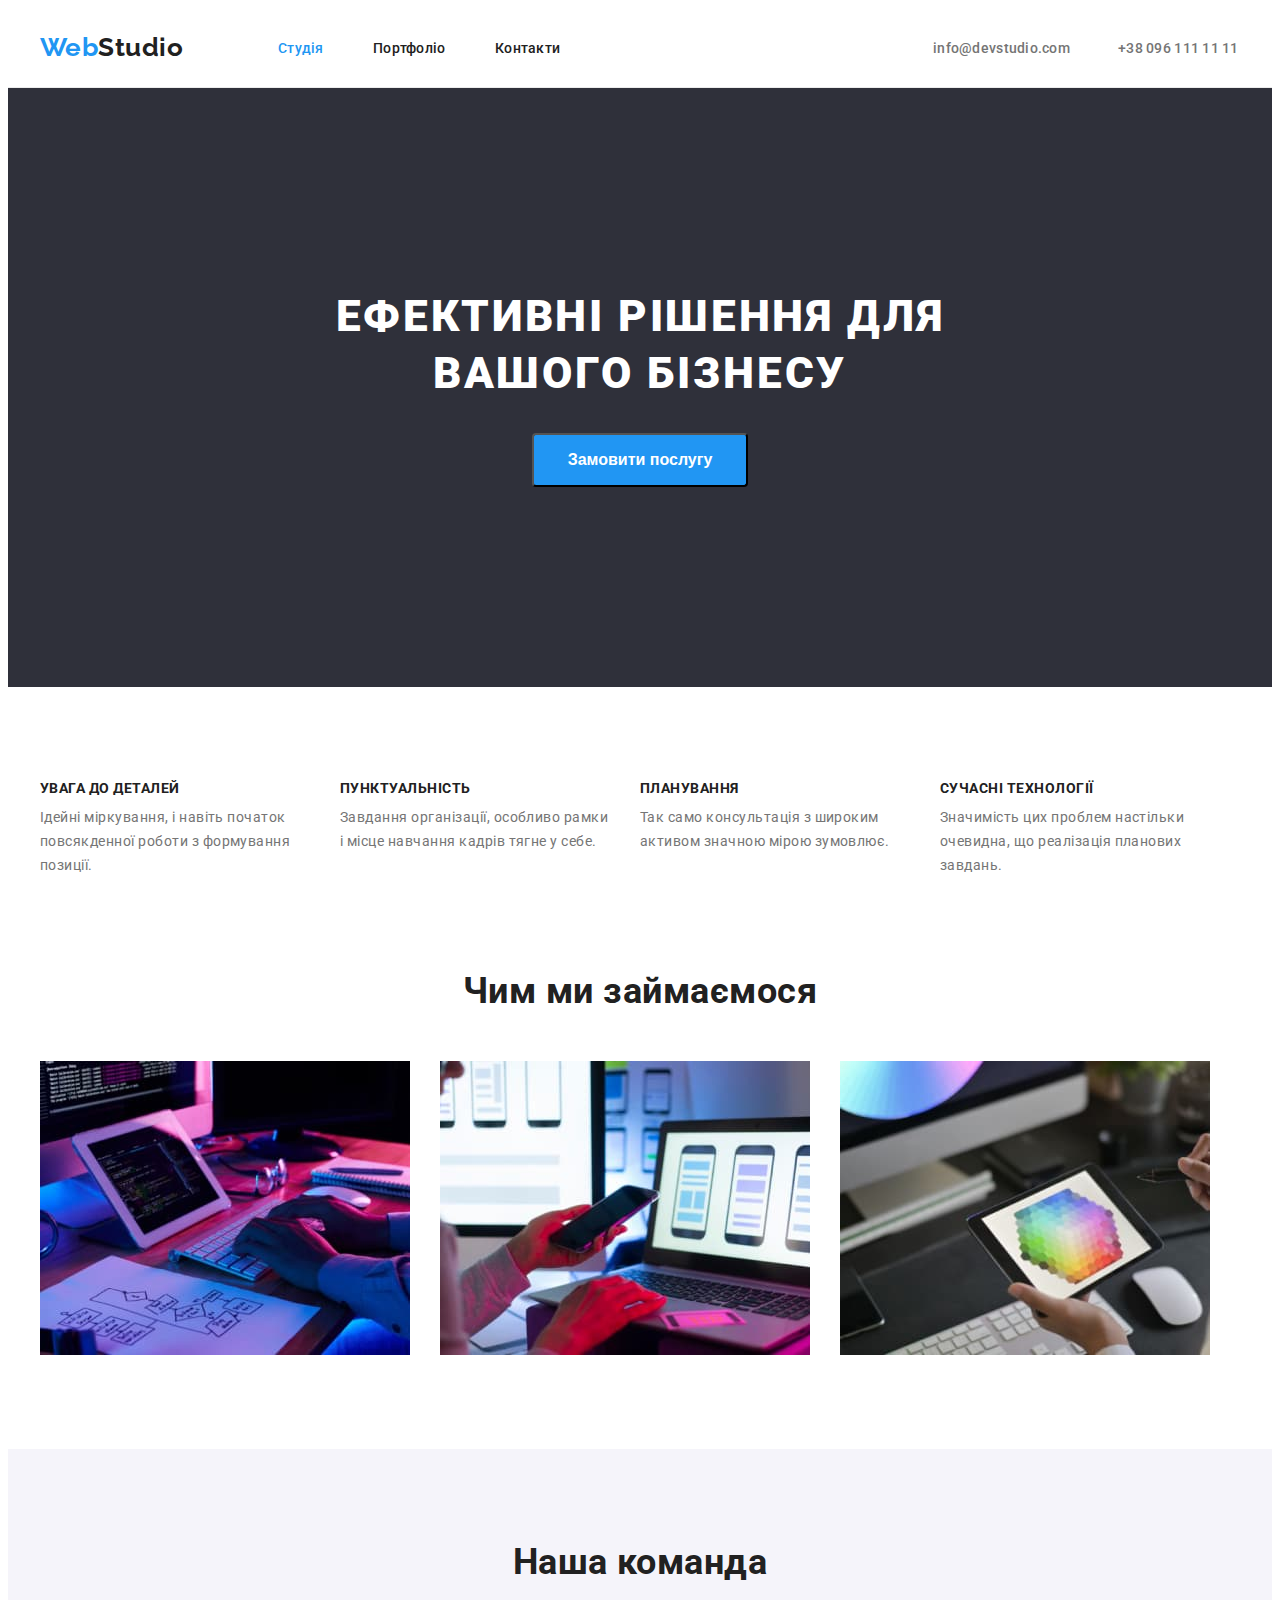
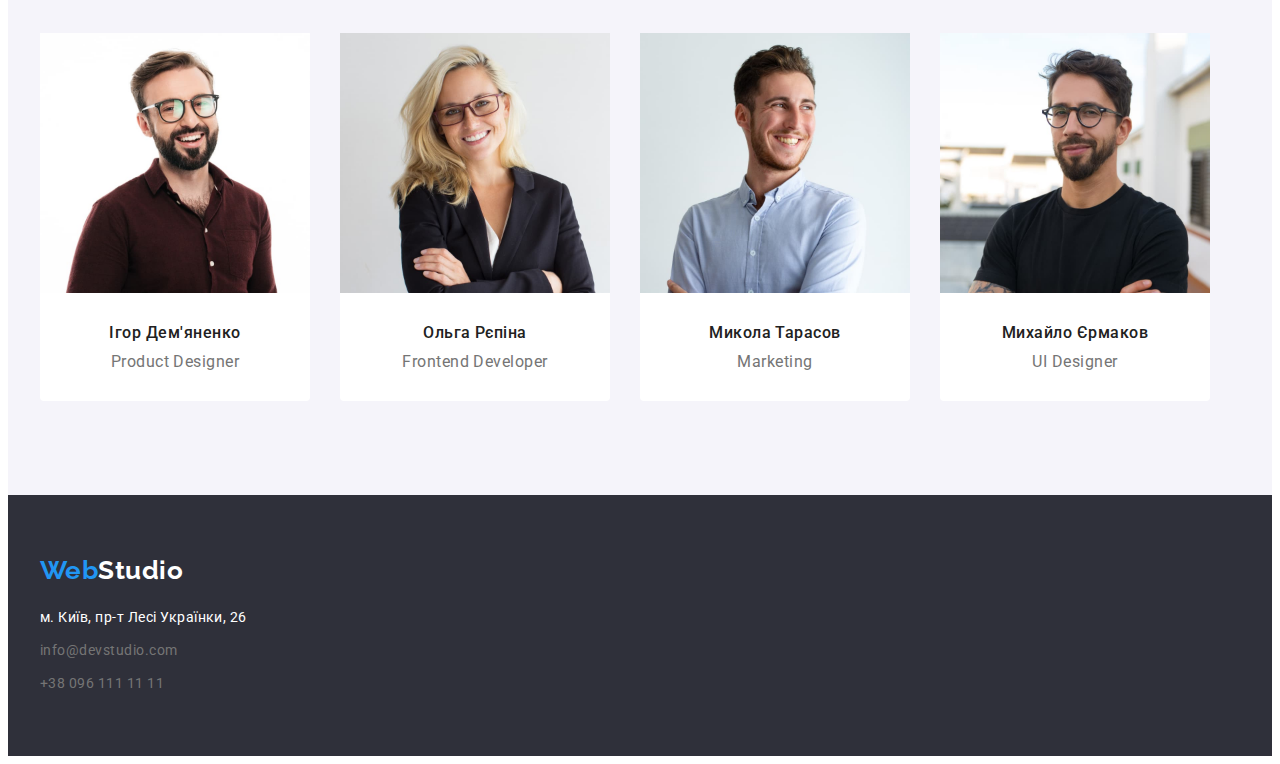
<file: index.html>
<!DOCTYPE html>
<html lang="uk">

<head>
  <meta charset="UTF-8">
  <meta http-equiv="X-UA-Compatible" content="IE=edge">
  <meta name="viewport" content="width=device-width, initial-scale=1.0">
  <title>Document</title>
  <link rel="preconnect" href="https://fonts.googleapis.com">
  <link rel="preconnect" href="https://fonts.gstatic.com" crossorigin>
  <link href="https://fonts.googleapis.com/css2?family=Raleway:wght@700&family=Roboto:wght@400;500;700;900&display=swap"
    rel="stylesheet">
  <link rel="stylesheet" href="https://cdnjs.cloudflare.com/ajax/libs/modern-normalize/1.1.0/modern-normalize.min.css"
    integrity="sha512-wpPYUAdjBVSE4KJnH1VR1HeZfpl1ub8YT/NKx4PuQ5NmX2tKuGu6U/JRp5y+Y8XG2tV+wKQpNHVUX03MfMFn9Q=="
    crossorigin="anonymous" referrerpolicy="no-referrer">

  <link rel="stylesheet" href="./css/style.css">
</head>

<body>
  <header class="header">
    <div class="container header-box">
      <a href="./index.html" lang="en" class="header-logo"><span class="logo">Web</span>Studio</a>
      <nav class="navigation">
        <ul class="nav-list">
          <li class="nav-item-index marker"><a class="nav-link studio" href="./index.html">Студія</a></li>
          <li class="nav-item-porfolio marker"><a class="nav-link" href="./portfolio.html">Портфоліо</a></li>
          <li class="nav-item-contacts marker"><a class="nav-link" href="#">Контакти</a></li>
        </ul>
      </nav>
      <ul class="item-contacts">
        <li class="header-item-mail marker">
          <a class="header-link" href="mailto:info@devstudio.com">info@devstudio.com</a>
        </li>
        <li class="header-item-tel marker"><a class="header-link" href="tel:+380961111111">+38 096 111 11 11</a></li>
      </ul>
    </div>
  </header>
  <main>
    <!--Замовити послугу-->
    <section class="section order">
      <div class="container">
        <h1 class="order-title">Ефективні рішення для вашого бізнесу</h1>
        <button type="button" class="order-button">Замовити послугу</button>
        </div>
    </section>
    <!--Особливості-->
    <section class="section advantages">
        <div class="container">
          <h2 class="visually-hidden">Особливості</h2>
          <ul class="advantages-list">
            <li class="list-item marker">
              <h3 class="advantages-title">Увага до деталей</h3>
              <p class="advantages-text">
                Ідейні міркування, і навіть початок повсякденної роботи з
                формування позиції.
              </p>
            </li>
            <li class="list-item marker">
              <h3 class="advantages-title">Пунктуальність</h3>
              <p class="advantages-text">
                Завдання організації, особливо рамки і місце навчання кадрів тягне
                у себе.
              </p>
            </li>
            <li class="list-item marker">
              <h3 class="advantages-title">Планування</h3>
              <p class="advantages-text">
                Так само консультація з широким активом значною мірою зумовлює.
              </p>
            </li>
            <li class="list-item marker">
              <h3 class="advantages-title">Cучасні технології</h3>
              <p class="advantages-text">
                Значимість цих проблем настільки очевидна, що реалізація планових завдань.
              </p>
            </li>
          </ul>
        </div>
      </section>
      <!--Чим займаємось-->
      <section class="section work">
        <div class="container">
        <h2 class="work-title">Чим ми займаємося</h2>
        <ul class="list-work">
          <li class="list-item marker">
            <img src="./image/img1.jpg" alt="Людина пише код" width="370">
          </li>
          <li class="list-item marker">
            <img src="./image/img2.jpg" alt="Людина обирає собі чохол" width="370">
          </li>
          <li class="list-item marker">
            <img src="./image/img3.jpg" alt="Планшет в руці" width="370">
          </li>
        </ul>
        </div>
    </section>
    <!--Команда-->
    <section class="team section">
      <h2 class="team-title">Наша команда</h2>
      <div class="container">
      <ul class="list-team">
        <li class="team-item marker">
          <img src="./image/teamcard1.jpg" alt="Фото Ігор Дем'яненко" width="270">
          <h3 class="team-item-title">Ігор Дем'яненко</h3>
          <p class="team-text" lang="en">Product Designer</p>
        </li>
        <li class="team-item marker">
          <img src="./image/teamcard2.jpg" alt="Фото Ольга Рєпіна" width="270">
          <h3 class="team-item-title">Ольга Рєпіна</h3>
          <p class="team-text" lang="en">Frontend Developer</p>
        </li>
        <li class="team-item marker">
          <img src="./image/teamcard3.jpg" alt="Фото Микола Тарасов" width="270">
          <h3 class="team-item-title">Микола Тарасов</h3>
          <p class="team-text" lang="en">Marketing</p>
        </li>
        <li class="team-item marker">
          <img src="./image/teamcard4.jpg" alt="Фото Михайло Єрмаков" width="270">
          <h3 class="team-item-title">Михайло Єрмаков</h3>
          <p class="team-text" lang="en">UI Designer</p>
        </li>
      </ul>
      </div>
    </section>
  </main>
  <footer class="footer-bkg">
    <div class="container footer">
    <a href="./index.html" lang="en" class="header-logo footer"><span class="logo">Web</span>Studio</a>
    <address class="footer-contacts">
      <ul class="footer-list-contacts">
        <li class="footer-item marker">
          <a href="https://goo.gl/maps/CPtrU1FHBa2aNyZL9" target="_blank" rel="noopener noreferrer nofollow"
            class="footer-link adress">м.
            Київ,
            пр-т Лесі Українки, 26</a>
        </li>
        <li class="footer-item marker">
          <a href="mailto:info@devstudio.com" class="footer-link">info@devstudio.com</a> <br>
        </li>
        <li class="footer-item marker"><a href="tel:+380961111111" class="footer-link">+38 096 111 11 11</a></li>
      </ul>
    </address>
    </div>
  </footer>
</body>

</html>
</file>
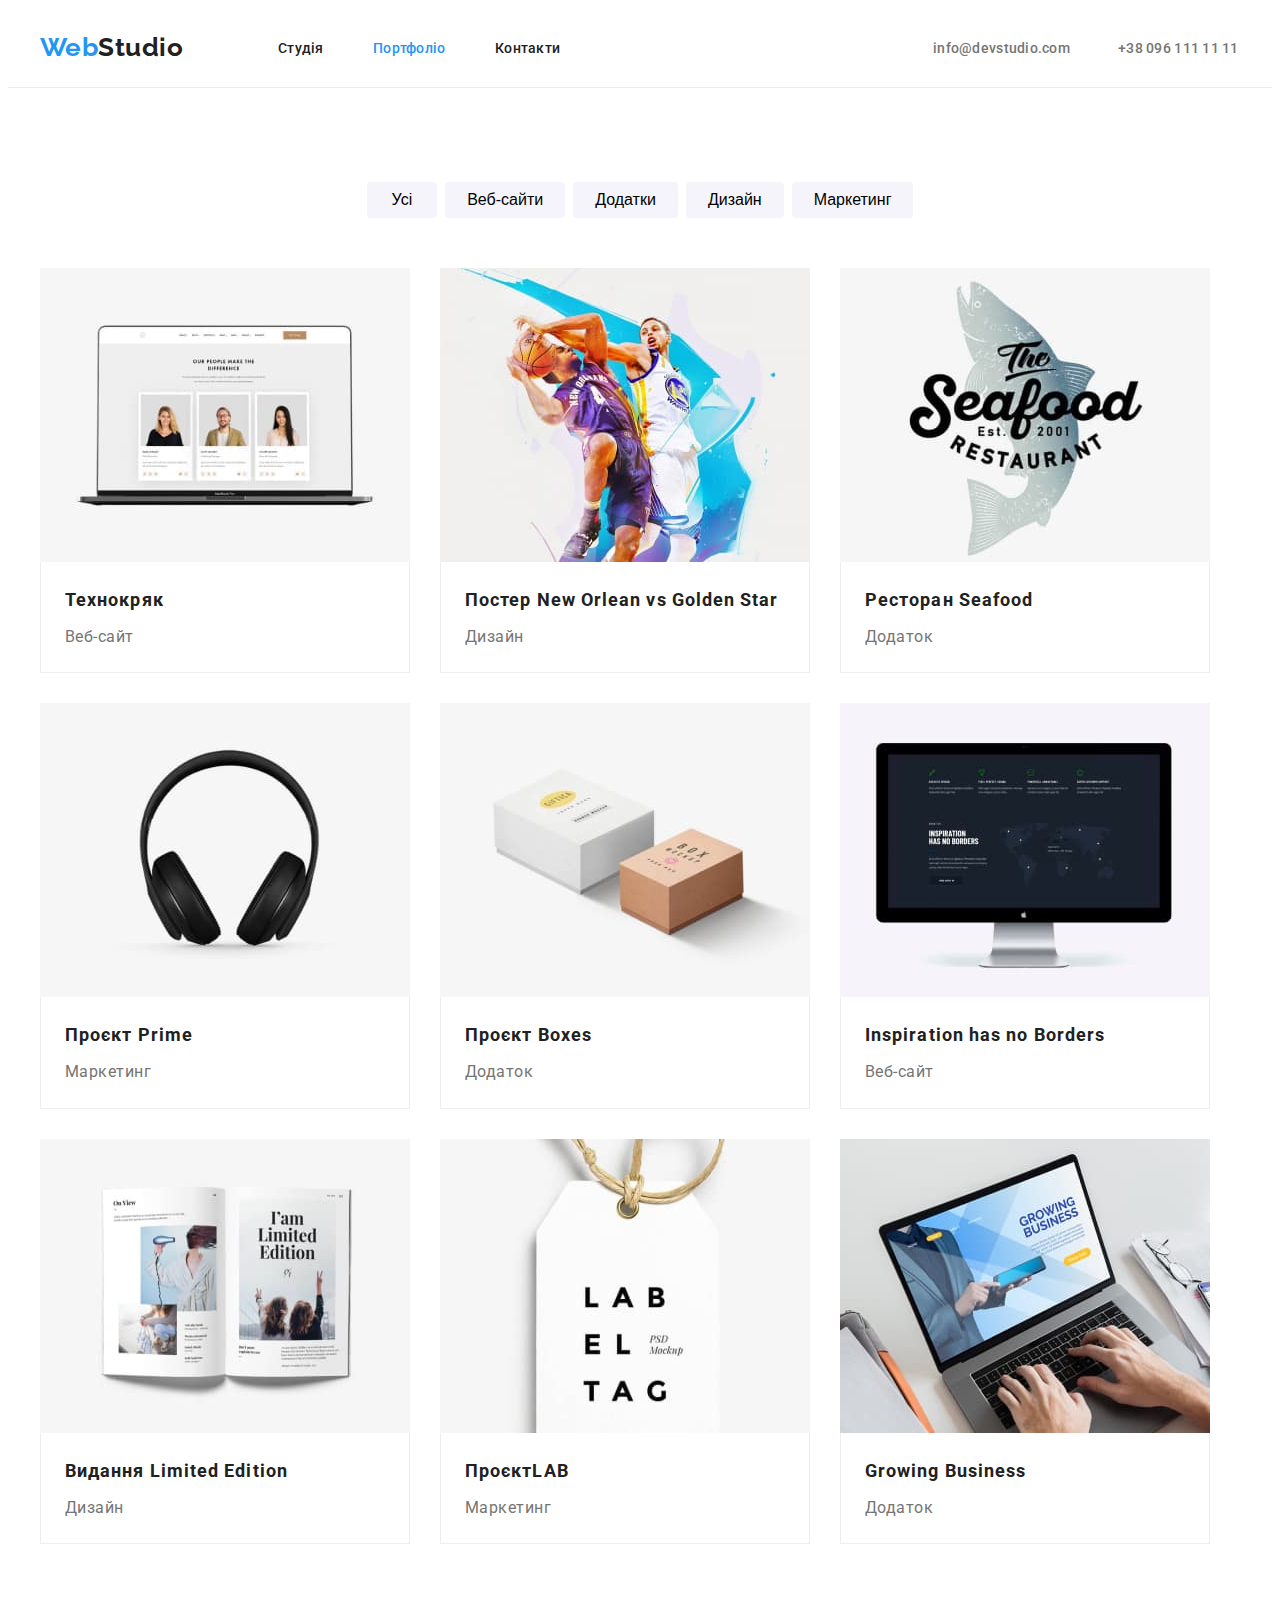
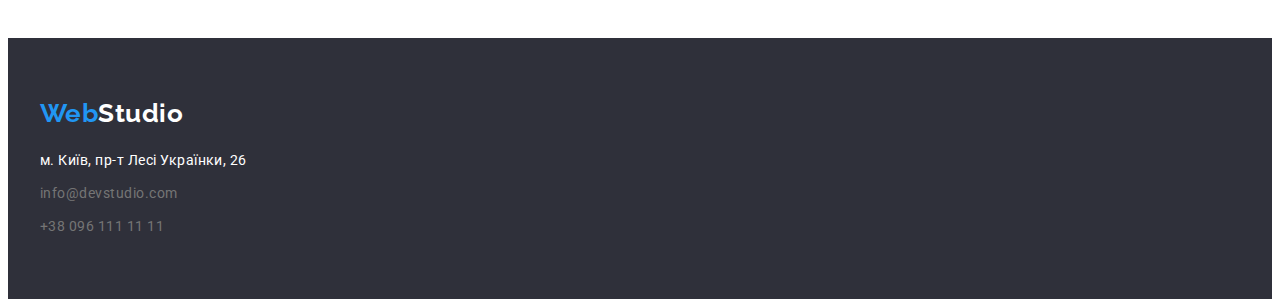
<file: portfolio.html>
<!DOCTYPE html>
<html lang="uk">

<head>
    <meta charset="UTF-8">
    <meta http-equiv="X-UA-Compatible" content="IE=edge">
    <meta name="viewport" content="width=device-width, initial-scale=1.0">
    <title>Document</title>
    <link rel="preconnect" href="https://fonts.googleapis.com">
    <link rel="preconnect" href="https://fonts.gstatic.com" crossorigin>
    <link
        href="https://fonts.googleapis.com/css2?family=Raleway:wght@700&family=Roboto:wght@400;500;700;900&display=swap"
        rel="stylesheet">
    <link rel="stylesheet" href="https://cdnjs.cloudflare.com/ajax/libs/modern-normalize/1.1.0/modern-normalize.min.css"
        integrity="sha512-wpPYUAdjBVSE4KJnH1VR1HeZfpl1ub8YT/NKx4PuQ5NmX2tKuGu6U/JRp5y+Y8XG2tV+wKQpNHVUX03MfMFn9Q=="
        crossorigin="anonymous" referrerpolicy="no-referrer">
    <link rel="stylesheet" href="./css/style.css">
</head>

<body>
    <header class="header">
        <div class="container header-box">
            <a href="./index.html" lang="en" class="header-logo"><span class="logo">Web</span>Studio</a>
            <nav class="navigation">
                <ul class="nav-list">
                    <li class="nav-item-index marker"><a class="nav-link" href="./index.html">Студія</a></li>
                    <li class="nav-item-porfolio marker"><a class="nav-link portfolio"
                            href="./portfolio.html">Портфоліо</a></li>
                    <li class="nav-item-contacts marker"><a class="nav-link" href="#">Контакти</a></li>
                </ul>
            </nav>
            <ul class="item-contacts">
                <li class="header-item-mail marker"><a class="header-link"
                        href="mailto:info@devstudio.com">info@devstudio.com</a></li>
                <li class="header-item-tel marker"><a class="header-link" href="tel:+380961111111">+38 096 111 11 11</a>
                </li>
            </ul>
        </div>
    </header>
    <main>
        <section class="section portfolio">
            <div class="container">
                <h1 class="visually-hidden">Проекти</h1>
                <ul class="list-button">
                    <li class="button-item marker"><button type="button" class="button all">Усі</button>
                    </li>
                    <li class="button-item marker"><button type="button" class="button">Веб-сайти</button>
                    </li>
                    <li class="button-item marker"><button type="button" class="button">Додатки</button>
                    </li>
                    <li class="button-item marker"><button type="button" class="button">Дизайн</button>
                    </li>
                    <li class="button-item marker"><button type="button" class="button">Маркетинг</button>
                    </li>
                </ul>
                <ul class="list-potfolio">
                    <li class="project-item marker">
                        <a class="item-link" href="#">
                            <img src="./image/project1.jpg" width="370" alt="Анкети 3х дюдей">
                            <div class="text-title">
                                <h2 class="item-title">Технокряк</h2>
                                <p class="item-text">Веб-сайт</p>
                            </div>
                        </a>
                    </li>
                    <li class="project-item marker">
                        <a class="item-link" href="#">
                            <img src="./image/project2.jpg" width="370" alt="Два волейболіста">
                            <div class="text-title">
                                <h2 class="item-title">Постер <span lang="en">New Orlean vs Golden Star</span> </h2>
                                <p class="item-text">Дизайн</p>
                            </div>
                        </a>
                    </li>
                    <li class="project-item marker">
                        <a class="item-link" href="#">
                            <img src="./image/project3.jpg" width="370" alt="Реклама ресторану">
                            <div class="text-title">
                                <h2 class="item-title"> Ресторан <span lang="en">Seafood</span> </h2>
                                <p class="item-text">Додаток</p>
                            </div>
                        </a>
                    </li>
                    <li class="project-item marker">
                        <a class="item-link" href="#">
                            <img src="./image/project4.jpg" width="370" alt="Навушники">
                            <div class="text-title">
                                <h2 class="item-title">Проєкт <span lang="en">Prime</span></h2>
                                <p class="item-text">Маркетинг</p>
                            </div>
                        </a>
                    </li>
                    <li class="project-item marker">
                        <a class="item-link" href="#">
                            <img src="./image/project5.jpg" width="370" alt="Біла та коричнева коробки">
                            <div class="text-title">
                                <h2 class="item-title">Проєкт <span lang="en">Boxes</span></h2>
                                <p class="item-text">Додаток</p>
                            </div>
                        </a>
                    </li>
                    <li class="project-item marker">
                        <a class="item-link" href="#">
                            <img src="./image/project6.jpg" alt="На зоображенні монітор">
                            <div class="text-title">
                                <h2 class="item-title" lang="en">Inspiration has no Borders</h2>
                                <p class="item-text">Веб-сайт</p>
                            </div>
                        </a>
                    </li>
                    <li class="project-item marker">
                        <a class="item-link" href="#">
                            <img src="./image/project7.jpg" width="370" alt="На зоображенні книга">
                            <div class="text-title">
                                <h2 class="item-title"><span lang="en">Видання Limited Edition</span></h2>
                                <p class="item-text">Дизайн</p>
                            </div>
                        </a>
                    </li>
                    <li class="project-item marker">
                        <a class="item-link" href="#">
                            <img src="./image/project8.jpg" width="370" alt="Етикетка">
                            <div class="text-title">
                                <h2 class="item-title">Проєкт<span lang="en">LAB</span></h2>
                                <p class="item-text">Маркетинг</p>
                            </div>
                        </a>
                    </li>
                    <li class="project-item marker">
                        <a class="item-link" href="#">
                            <img src="./image/project9.jpg" width="370" alt="Людина працює на ноутбуці">
                            <div class="text-title">
                                <h2 class="item-title" lang="en">Growing Business</h2>
                                <p class="item-text">Додаток</p>
                            </div>
                        </a>
                    </li>
                </ul>
            </div>
        </section>
    </main>
    <footer class="footer-bkg">
        <div class="container footer">
            <a href="./index.html" lang="en" class="header-logo footer"><span class="logo">Web</span>Studio</a>
            <address class="footer-contacts">
                <ul class="footer-list-contacts">
                    <li class="footer-item marker">
                        <a href="https://goo.gl/maps/CPtrU1FHBa2aNyZL9" target="_blank"
                            rel="noopener noreferrer nofollow" class="footer-link adress">м.
                            Київ,
                            пр-т Лесі Українки, 26</a>
                    </li>
                    <li class="footer-item marker">
                        <a href="mailto:info@devstudio.com" class="footer-link">info@devstudio.com</a> <br>
                    </li>
                    <li class="footer-item marker"><a href="tel:+380961111111" class="footer-link">+38 096 111 11 11</a>
                    </li>
                </ul>
            </address>
        </div>
    </footer>
</body>

</html>
</file>
<file: css/style.css>
:root {
  --primary-text-color: #757575;
  --title-text-color: #212121;
  --accent-color: #2196f3;
  --primary-white-color: #ffffff;
  --bkg-color-footer-hero: #2f303a;
  --studio-btn-accent-color: #188ce8;
  --team-bkg-color: #f5f4fa;
  --border-color: #EEEEEE;
  --frame-header: #ececec;
}
body {
  background-color: var(--primary-white-color);
  font-family: 'roboto', sans-serif;
  letter-spacing: 0.03em;
  color: var(--title-text-color);
}

p,
h1,
h2,
h3,
h4,
h5,
h6 {
  margin: 0;
}
ul,
ol {
  margin: 0;
  padding-left: 0;
}
button {
  cursor: pointer;
}
address {
  font-style: normal;
}
img {
  display: block;
  max-width: 100%;
  height: auto;
}

/*---------- header ----------*/
.header {
  border-bottom: 1px solid var(--frame-header);
  background-color: var(--primary-white-color);
}
.container.header-box {
  display: flex;
  align-items: center;
}
.container {
  width: 1200px;
  padding-left: 15px;
  padding-right: 15px;
  margin: 0px auto;
}
.header-logo {
  width: 145px;
  padding: 24px 0px;
  margin-right: 93px;

  color: var(--title-text-color);
  font-family: 'Raleway';
  font-weight: 700;
  font-size: 26px;
  line-height: 1.2;
  text-decoration: none;
}
.logo {
  color: var(--accent-color);
}
.navigation {
  width: 281px;
}
.nav-list li:not(:last-child) {
  margin-right: 50px;
}
.nav-list {
  display: flex;
}
.nav-link {
  font-weight: 500;
  font-size: 14px;
  line-height: 1.1;
  letter-spacing: 0.02em;
  color: var(--title-text-color);
  text-decoration: none;
}
.nav-item-index {
  width: 45px;
}
.nav-item-porfolio {
  width: 72px;
}
.nav-item-contacts {
  width: 64px;
}
.nav-link:hover,
.nav-link:focus {
  color: var(--accent-color);
}
.nav-link.portfolio {
  color: var(--accent-color);
}
.nav-link.studio {
  color: var(--accent-color);
}
.item-contacts {
  display: flex;
  margin-left: auto;
}
.header-item-mail {
  margin-right: 50px;
  width: 135px;
}
.header-item-tel {
  width: 122px;
}
.header-link {
  color: var(--primary-text-color);
  font-weight: 500;
  font-size: 14px;
  line-height: 1.1;
  letter-spacing: 0.02em;
  text-decoration: none;
}
/*---------- footer ----------*/
.footer-bkg {
  background-color: var(--bkg-color-footer-hero);
  padding-top: 60px;
  padding-bottom: 60px;
}
.header-logo.footer {
  display: inline-block;
  padding: 0px;
  margin: 0px 0px 20px;
  color: var(--primary-white-color);
}
.footer-link {
  color: var(--primary-text-color);
  font-style: normal;
  font-size: 14px;
  line-height: 1.7;
  text-decoration: none;
}
.footer-link.adress {
  width: 231px;
  color: var(--primary-white-color);
}
.header-link:hover,
.header-link:focus,
.footer-link:hover,
.footer-link:focus {
  color: var(--accent-color);
}
.footer-list-contacts .footer-item:not(:last-child) {
  margin-bottom: 9px;
}
.footer-item {
  width: 231px;
}
.footer-contacts {
  width: 231px;
}

/*---------- Porfolio ----------*/

.list-button li:not(:last-child) {
  margin-right: 8px;
}

.button:hover,
.button:focus {
  color: var(--primary-white-color);
  background-color: var(--accent-color);
}
.list-button {
  display: flex;
  justify-content: center;
  width: 575px;
  margin: 0px auto;
  margin-bottom: 50px;
}
.button.all {
  padding: 5px 25px;
}
.button {
  padding: 5px 22px;
  border-radius: 4px;

  border: 0px;
  background-color: var(--team-bkg-color);
  font-weight: 500;
  font-size: 16px;
  line-height: 1.6;
  text-align: center;
}

.list-potfolio {
  display: flex;
  flex-wrap: wrap;
  gap: 30px;
}
.text-title{
padding: 20px 24px;
border: 1px solid var(--border-color);
border-top: none;
}
.item-title {
  margin-bottom: 4px;

  color: var(--title-text-color);
  font-size: 18px;
  line-height: 2;
  letter-spacing: 0.06em;
}
.item-text {
  color: var(--primary-text-color);
  font-size: 16px;
  line-height: 1.9;
}
.item-link {
  text-decoration: none;
}
.marker {
  list-style: none;
}
.project-item {
  width: 370px;
  background-color: var(--primary-white-color);
}

/*---------- Studio ----------*/

.section {
  padding-bottom: 94px;
  padding-top: 94px;
}
.section.order {
  padding-top: 200px;
  padding-bottom: 200px;
  background-color: var(--bkg-color-footer-hero);
}

.order-title {
  margin: 0px auto;
  width: 696px;
  top: 280px;
  margin-bottom: 30px;

  font-weight: 900;
  font-size: 44px;
  line-height: 1.3;
  text-align: center;
  letter-spacing: 0.06em;
  text-transform: uppercase;
  color: var(--primary-white-color);
}
.order-button {
  display: block;
  margin: 0px auto;
  min-width: 216px;
  padding: 10px 32px;
  border-radius: 4px;

  font-weight: 700;
  font-size: 16px;
  line-height: 1.9;
  cursor: pointer;
  color: var(--primary-white-color);
  background-color: var(--accent-color);
}
.order-button:hover,
.order-button:focus {
  background-color: var(--studio-btn-accent-color);
}
/*---------- advantages  ----------*/
.visually-hidden {
  position: absolute;
  width: 1px;
  height: 1px;
  margin: -1px;
  border: 0;
  padding: 0;

  white-space: nowrap;
  clip-path: inset(100%);
  clip: rect(0 0 0 0);
  overflow: hidden;
}

.advantages-list {
  display: flex;
  gap: 30px;
}

.advantages-text {
  width: 270px;
  top: 800px;

  color: var(--primary-text-color);
  font-size: 14px;
  line-height: 1.7;
}
.advantages-title {
  margin-bottom: 10px;
  font-size: 14px;
  line-height: 1.1;
  text-transform: uppercase;
}

.work-title,
.team-title {
  font-size: 36px;
  line-height: 1.1;
  text-align: center;
}
.team-item-title {
  margin-top: 30px;
  margin-bottom: 10px;
  margin-left: auto;
  margin-right: auto;

  font-weight: 500;
  font-size: 16px;
  line-height: 1.2;
  text-align: center;
}
.team-item {
  padding-bottom: 30px;
  border-radius: 4px;
  width: calc((100%-120) / 4);

  background-color: var(--primary-white-color);
}
.team-text {
  margin-left: auto;
  margin-right: auto;
  font-size: 16px;
  line-height: 1.2;
  text-align: center;
  color: var(--primary-text-color);
}
.team.section {
  background-color: var(--team-bkg-color);
  padding-bottom: 94px;
}

.list-work {
  display: flex;
  gap: 30px;
  margin-top: 50px;
}
.list-team {
  display: flex;
  gap: 30px;
}
.team-title {
  margin-bottom: 50px;
}
.section.work {
padding-top: 0;
}
</file>
